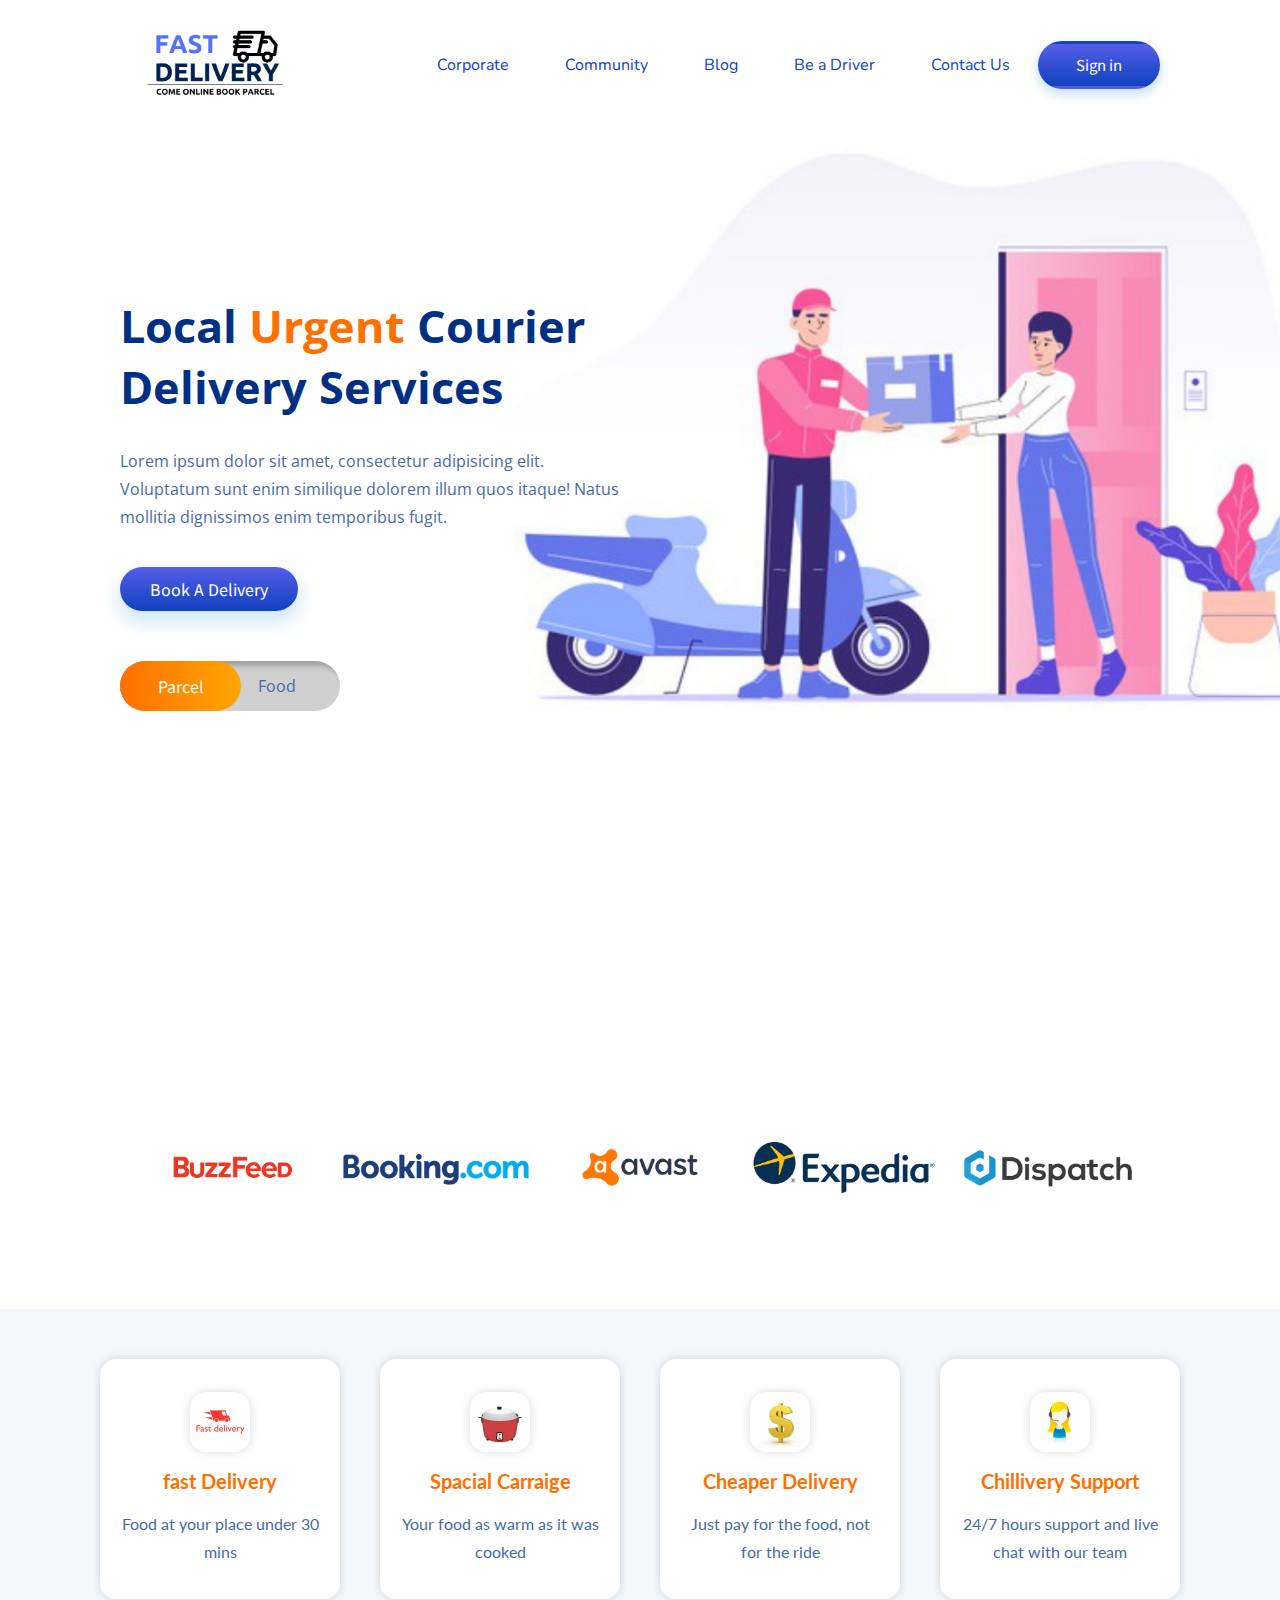
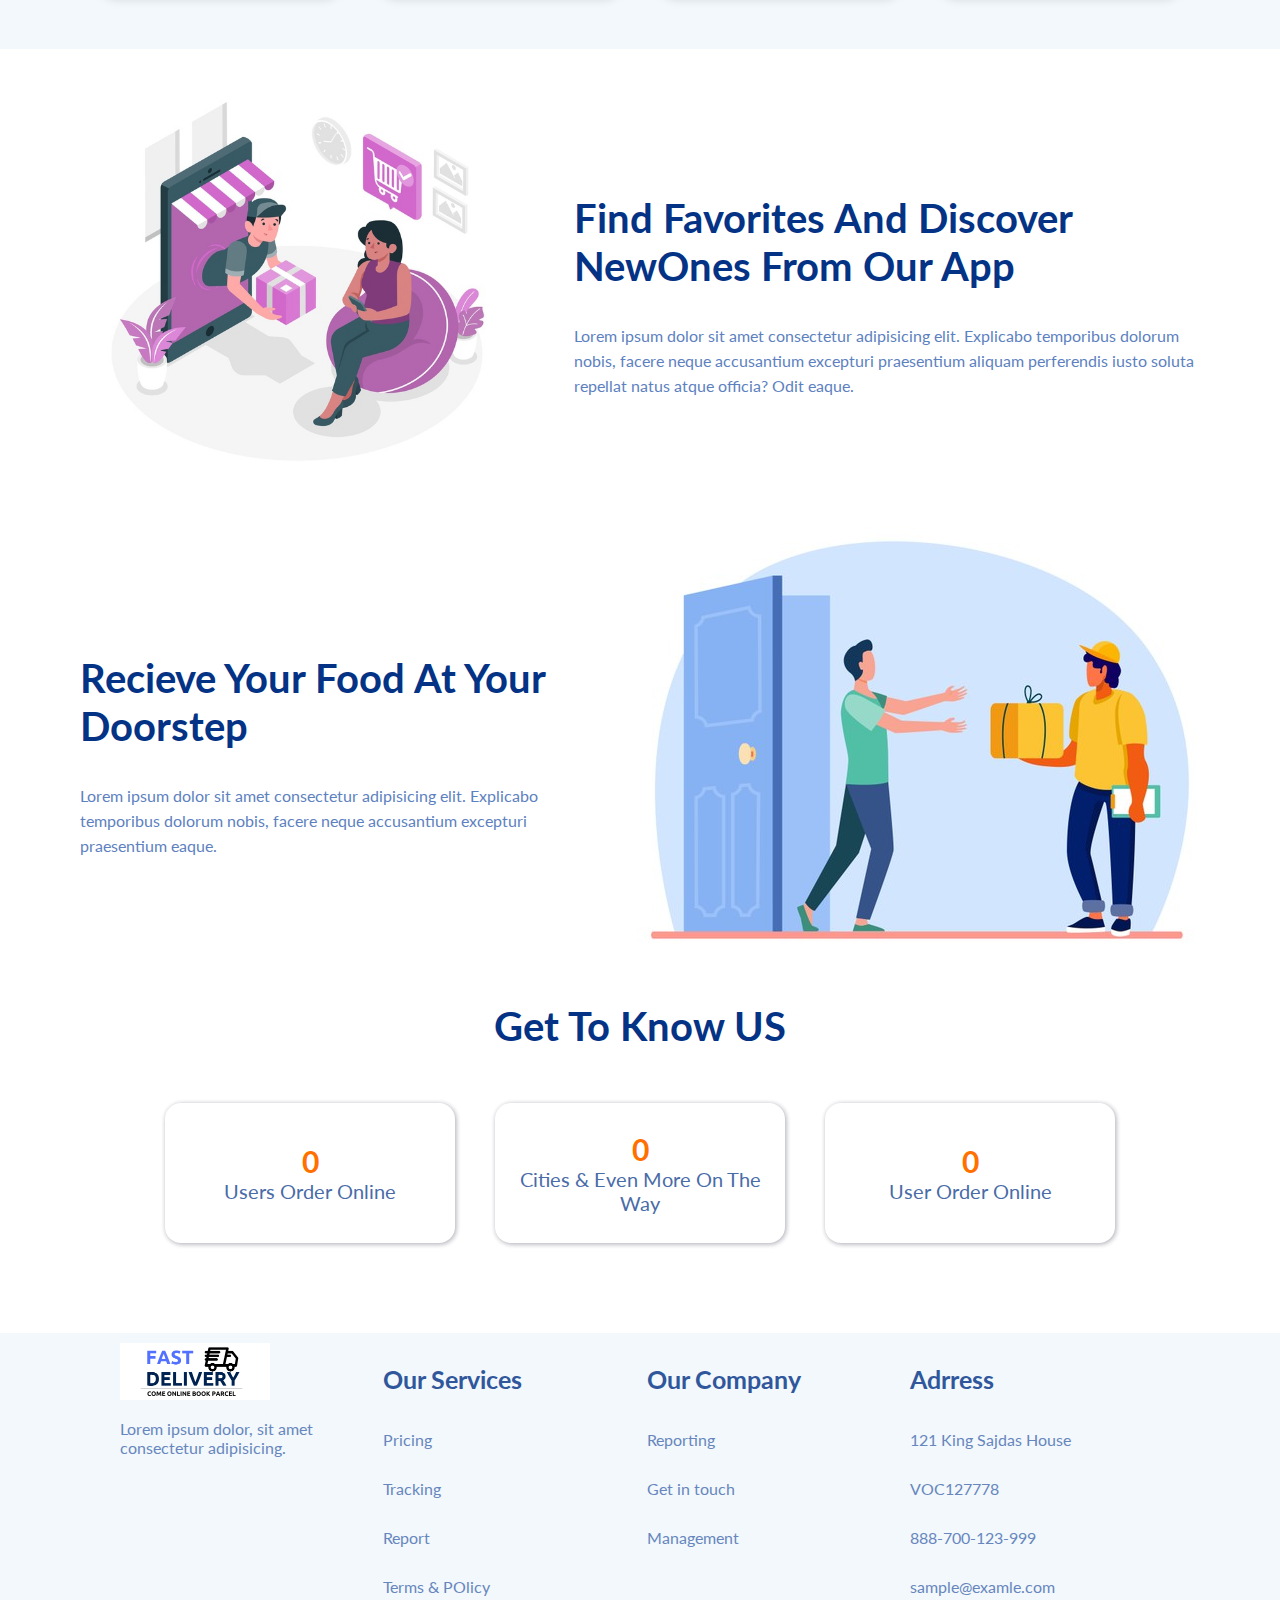
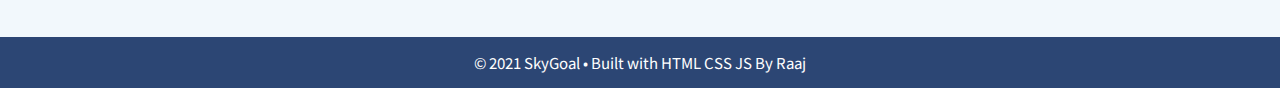
<file: sygoal/index.html>
<!DOCTYPE html>
<html lang="en">

<head>
    <meta charset="UTF-8">
    <meta http-equiv="X-UA-Compatible" content="IE=edge">
    <meta name="viewport" content="width=device-width, initial-scale=1.0">
    <title>SkyGoal</title>
    <link rel="stylesheet" href="index.css">
    <link rel="preconnect" href="https://fonts.gstatic.com">
    <link href="https://fonts.googleapis.com/css2?family=Nunito:wght@900&display=swap" rel="stylesheet">
    <link rel="preconnect" href="https://fonts.gstatic.com">
    <link href="https://fonts.googleapis.com/css2?family=Noto+Sans+KR&display=swap" rel="stylesheet">
    <link rel="preconnect" href="https://fonts.gstatic.com">
    <link href="https://fonts.googleapis.com/css2?family=Open+Sans:wght@600&display=swap" rel="stylesheet">
    <link rel="preconnect" href="https://fonts.gstatic.com">
    <link href="https://fonts.googleapis.com/css2?family=Lato:wght@900&display=swap" rel="stylesheet">
    <link rel="stylesheet" href="https://cdnjs.cloudflare.com/ajax/libs/font-awesome/4.7.0/css/font-awesome.min.css">
</head>

<body>
    <a class="toup" href="#"><i class="fa fa-arrow-up" aria-hidden="true"></i></a>
    <nav>
        <div class="logo">
            <img src="img/logo/logo.png" alt="">
        </div>
        <div class="uls">
            <ul class="nav_ul">
                <li class="li1"><a href="">Corporate</a></li>
                <li class="li2"><a href="">Community</a></li>
                <li class="li3"><a href="">Blog</a></li>
                <li class="li4"><a href="">Be a Driver</a></li>
                <li class="li5"><a href="">Contact Us</a></li>
                <li class="li6 signin"><a href="">Sign in</a></li>
            </ul>
        </div>
        <div class="burger" onclick="shownav()">
            <div></div>
            <div></div>
            <div></div>
        </div>
    </nav>
    <header>
        <div class="container">
            <h1>Local <span>Urgent</span> Courier Delivery Services</h1>
            <p>Lorem ipsum dolor sit amet, consectetur adipisicing elit. Voluptatum sunt enim similique dolorem illum
                quos itaque! Natus mollitia dignissimos enim temporibus fugit.</p>
            <a class="book" href="#">Book A Delivery</a>
            <div class="parcel" onclick="parcel()">
                <p>Food</p>
            </div>
        </div>
    </header>
    <div class="brands">
        <div>
            <img src="img/brands/buzzfeed.png" alt="">
            <img src="img/brands/bookingdotcom.png" alt="">
            <img src="img/brands/adast.png" alt="">
            <img src="img/brands/expedia.png" alt="">
            <img src="img/brands/dispatch.png" alt="">

        </div>

    </div>
    <div class="trusts">
        <div class="card">
            <div class="card-img">
                <img src="img/trusts/fast delivery.png" alt="">

            </div>
            <h2>fast Delivery</h2>
            <p>Food at your place under 30 mins</p>
        </div>
        <div class="card">
            <div class="card-img">
                <img src="img/trusts/carraige.png" alt="">

            </div>
            <h2>Spacial Carraige</h2>
            <p>Your food as warm as it was cooked</p>
        </div>
        <div class="card">
            <div class="card-img">
                <img src="img/trusts/dollar.png" alt="">

            </div>
            <h2>Cheaper Delivery</h2>
            <p>Just pay for the food, not for the ride</p>
        </div>
        <div class="card">
            <div class="card-img">
                <img src="img/trusts/support.png" alt="">

            </div>
            <h2>Chillivery Support</h2>
            <p>24/7 hours support and live chat with our team</p>
        </div>
    </div>
    <div class="favorites">
        <div style="height: 400px;width: 450px;margin: 30px; display: flex;justify-content: center;"><img
                style="height: 100%;" src="img/one.jpg" alt=""></div>
        <div class="fav-div">
            <h2>
                Find Favorites And Discover NewOnes From Our App
            </h2>
            <p>Lorem ipsum dolor sit amet consectetur adipisicing elit. Explicabo temporibus dolorum nobis, facere neque
                accusantium excepturi praesentium aliquam perferendis iusto soluta repellat natus atque officia? Odit
                eaque.</p>
        </div>
    </div>
    <div class="getfood">
        <div class="getfood-first"
            >
            <h2>Recieve Your Food At Your Doorstep</h2>
            <p>Lorem ipsum dolor sit amet consectetur adipisicing elit. Explicabo temporibus dolorum nobis, facere neque
                accusantium excepturi praesentium 
                eaque.</p>
        </div>
        <div>
            <img src="img/two.jpg" alt="">
        </div>
    </div>
    <section class="about">
        <h2 style="font-family: 'Lato', sans-serif;
        font-size: 40px;
        color: #043386;">Get To Know US</h2>

        <div class="cards">
            <div class="about-card">
                <h2 class="count" data-targer="2507000">0</h2>
                <p>Users Order Online</p>
            </div>
            <div class="about-card">
                <h2 class="count" data-targer="177">0</h2>
                <p>Cities & Even More On The Way</p>
            </div>
            <div class="about-card">
                <h2 class="count" data-targer="1500">0</h2>
                <p>User Order Online</p>
            </div>
        </div>
    </section>
    <footer>
        <div class="foot-div">
            <img style="width: 150px;" src="img/logo/logo.png" alt="">
            <p>Lorem ipsum dolor, sit amet consectetur adipisicing.</p>
        </div>
        <div class="foot-div">
            <h2>Our Services</h2>
            <ul>
                <li><a href="">Pricing</a> </li>
                <li><a href="">Tracking</a> </li>
                <li><a href="">Report</a> </li>
                <li><a href="">Terms &  POlicy</a> </li>
            </ul>
        </div>
        <div class="foot-div">
            <h2>Our Company</h2>
            <ul>
                <li><a href="">Reporting</a> </li>
                <li><a href="">Get in touch</a> </li>
                <li><a href="">Management</a> </li>
            </ul>
        </div>
        <div class="foot-div">
            <h2>Adrress</h2>
            <ul>
                <li><a href="">121 King Sajdas House</a> </li>
                <li><a href="">VOC127778</a> </li>
                <li><a href="">888-700-123-999</a> </li>
                <li><a href="">sample@examle.com</a> </li>
            </ul>
        </div>
    </footer>
    <section class="copyright"><p>© 2021 SkyGoal • Built with HTML CSS JS By Raaj</p></section>
</body>
<script src="index.js"></script>

</html>
</file>
<file: sygoal/index.css>
html{
    scroll-behavior: smooth;
}
body{
    margin: 0;
}
.toup{
    background-color: #1141c0;
    color: white;
    position: fixed;
    bottom: 25px;
    right: 25px;
    padding: 15px;
    z-index: 2;
    opacity: 0;
    transition: all 0.5s;
}
.active{
    opacity: 1;
    bottom: 25px;
    right: 25px; 
}
a{
    text-decoration: none;
    color: black;
}
nav{
    position: relative;
    padding: 25px 120px;
    display: flex;
    justify-content: space-between;
}
.logo img{
    width: 200px;
}
.burger div{
    width: 30px;
    height: 5px;
    background-color: #30579b;
    margin: 5px;
    
}
.burger{
    position: absolute;
    right: 25px;
    top: 35%;
    display: none;
}
nav ul{
    list-style: none;
    display: flex;
    flex-wrap: wrap;
}
nav ul li{
    border: 3px solid transparent;
    padding: 10px 25px;
}
nav ul li:hover{
    border-bottom: 3px solid #476aa7;
}
nav ul li a {
    color: #1141c0;
    font-family: 'Nunito', sans-serif;
}
.signin{
    background:linear-gradient(to bottom, #545ee7, #1141c0);
    color:white;
    border-radius: 50px;
    padding: 10px 35px;
    box-shadow: 0px 5px 10px 2px #d0e6f8;
    text-align: center;
}
.signin a{
    font-family: 'Noto Sans KR', sans-serif;
    font-size: 15px;
    color: white;
}
.signin:hover{
    cursor: pointer;
    background:linear-gradient(to top, #545ee7, #1141c0);
    box-shadow: 0px 9px 10px 2px #d0e6f8;
}
header{
    display: flex;
    align-items:center;
    position: relative;
    background: url('img/header/header.png');
    background-size: cover;
    height: 100vh;
}
.container{
    height: 70vh;
    width: 40vw;
    margin: 0px 120px;
}
.container span{
    color: #ff7000;
}
.container p{
    color: #476aa7;
    line-height: 28px;
    font-family: 'Open Sans', sans-serif;
}
.container h1{
    font-size: 45px;
    font-family: 'Open Sans', sans-serif;
    color: #003084;
}
.book{
    display: inline-block;
    margin-top: 20px;
    background:linear-gradient(to bottom, #545ee7, #1141c0);
    color:white;
    border-radius: 50px;
    padding: 10px 30px;
    box-shadow: 0px 9px 18px 2px #d0e6f8;
    font-family: 'Noto Sans KR', sans-serif;
}
.book:hover{
    cursor: pointer;
    background:linear-gradient(to top, #545ee7, #1141c0);
    box-shadow: 0px 9px 18px 5px #d0e6f8;
}
.parcel{
    display: flex;
    position: relative;
    width: 220px;
    height: 50px;
    margin-top: 50px;
    background-color: #d0d0d0;
    border-radius: 50px;
    box-shadow: inset 5px 5px 5px #a1a1a1;
    transition: 0.5s;
    cursor: pointer;
}
.parcel p{
    text-align: right;
    margin: auto 20%;
    width: 100%;
}
.parcel:hover{
    background-color: #476aa7;
    box-shadow: inset 5px 5px 5px #2c4674;
}
.parcel:hover p{
    color: white;
}
.parcel::before{
    color: white;
    display: flex;
    justify-content: center;
    align-items: center;
    content: "Parcel";
    top: 0;
    height: 100%;
    width: 55%;
    position: absolute;
    background: linear-gradient(to right, #ff7000, #ffa600);
    border-radius: 50px;
    font-family: 'Noto Sans KR', sans-serif;
    transition: 0.5s ease;
    
}
.parcel:hover::before{
    transform:translate(82%);
    top: 0;
}
.brands{
    flex-wrap: wrap;
    margin: 100px 120px;
    display: flex;
    justify-content: center;
}
.brands img{
    width: 200px;
}
.trusts{
    background-color: #f2f8fc;
    display: flex;
    flex-wrap: wrap;
    justify-content: center;
    align-items: center;
}
.card{
    position: relative;
    background-color: #ffffff;
    justify-content: center;
    align-items: center;
    padding: 20px;
    display: flex;
    flex-direction: column;
    border-radius: 16px;
    box-shadow: 1px 1px 10px rgb(167, 167, 167, 0.2), -1px -1px 10px rgb(167, 167, 167, 0.2);
    width: 200px;
    height: 200px;
    margin: 50px 20px;
    z-index: 1;
    cursor: pointer;
}
.card-img{
    display: flex;
    justify-content: center;
    background-color: white;
    align-items: center;
    height: 60px;
    width: 60px;
    border-radius: 16px;
    box-shadow: 1px 1px 10px rgb(167, 167, 167, 0.2), -1px -1px 10px rgb(167, 167, 167, 0.2);
    transition: 0.5s;
}
.card img{
    width: 50px;
}
.card h2{
    font-family: 'Lato', sans-serif;
    color: #ff7000;
    font-size: 20px;
    transition: 0.5s;
}
.card p{
    text-align: center;
    font-family: 'Lato', sans-serif;
    color: #476aa7;
    line-height: 28px;
    margin: 0;
    transition: 0.5s;
}
.card::before{
    position: absolute;
    content: "";
    bottom: 0;
    left: 0;
    background-color: #003084;
    width: 100%;
    height: 0;
    border-radius: 16px;
    z-index: -1;
    transition: 0.5s;
}
.card:hover h2, .card:hover p{
    color: white;
}
.card:hover .card-img{
    box-shadow: 1px 1px 10px rgb(30, 36, 56), -1px -1px 10px rgb(30, 36, 56);
}
.card:hover::before{
    height: 100%;
}
.favorites{
    padding: 0px 50px;
    display: flex;
    justify-content: center;
    align-items: center;
}
.fav-div{width: 650px;margin: 30px;display: flex;justify-content: center; align-items: center;flex-direction: column;
}
.favorites h2{
    font-family: 'Lato', sans-serif;
    font-size: 40px;
    color: #043386;
}
.favorites p{
    font-family: 'Lato', sans-serif;
    line-height: 25px;
    color: #5d81c0;
    margin: 0;
}
.getfood{
    padding: 0px 50px;
    display: flex;
    justify-content: center;
    align-items: center;
}
.getfood-first{
    height: 400px; width: 550px;margin: 30px; display: flex;justify-content: center;align-items: center; flex-direction: column;
}
.getfood h2{
    font-family: 'Lato', sans-serif;
    font-size: 40px;
    color: #043386;
}
.getfood p{
    font-family: 'Lato', sans-serif;
    line-height: 25px;
    color: #5d81c0;
    margin: 0;
}
.about{
    display: flex;
    justify-content: center;
    align-items: center;
    flex-direction: column;
    flex-wrap: wrap;
}
.about .cards{
    display: flex;
    flex-wrap: wrap;
}
.about-card{
    margin: 20px;
    box-shadow: 1px 1px 5px rgb(30, 36, 56,0.2),1px 1px 5px rgb(30, 36, 56,0.2);
    width: 250px;
    height: 100px;
    border-radius: 16px;
    display: flex;
    justify-content: center;
    align-items: center;
    flex-direction: column;
    padding: 20px;
    transition: 0.5s;
}
.cards h2{
    margin: 0;
    font-family: 'Lato', sans-serif;
    font-size: 30px;
    color: #ff7000;
}
.cards p{
    margin: 0;
    font-family: 'Lato', sans-serif;
    font-size: 20px;
    color: #496ba7;
    text-align: center;
}
.about-card:hover{
    transform: scale(1.05,1.05);
    box-shadow: 1px 1px 20px rgb(30, 36, 56,0.1),1px 1px 20px rgb(30, 36, 56,0.1);
}
footer{
    margin-top: 70px;
    display: flex;
    flex-wrap: wrap;
    justify-content: space-between;
    padding: 10px 120px;
    background-color: #f2f8fc;
}
.foot-div{
    width: 250px;
}
footer h2{
    font-family: 'Lato', sans-serif;
    font-size: 25px;
    color: #30579b;
}
footer ul{
    padding: 0;
    list-style: none;
    list-style-position: inside;
}
footer li {
    font-family: 'Lato', sans-serif;
    padding: 15px 0px;
}
footer a{
    color: #6786bd;
}
footer p{
    color: #6786bd;
    padding: 0;
    font-family: 'Lato', sans-serif;
    padding: 15px 0px;
    margin: 0;
}

@media screen and (max-width: 1024px){
    html{
        overflow-x: hidden;
    }
    body{
        overflow-x: hidden;
    }
    .burger{
        display: block;
    }
    .uls{
        padding:10px;
        z-index: 2;
        height: 80vh;
        width: 50vw;
        background-color: #545ee7;
        position: absolute;
        top: 135px;
        right: 0;
        transform: translateX(100%);
        transition: 0.5s;
        
    }
    .uls ul{
        display: flex;
        flex-direction: column;
        padding: 0;
    }
    .uls li a{
        color: white;
    }
    .uls li{
        margin: 15px 0px;
    }
    .ulsactive{
        transform: translateX(0%);
    }
    .signin{
        padding: 10px 35%;
        background: none;
        background-color: transparent;
        border: 1px solid white;
        box-shadow: none;
    }
    .container{
        width: 46%;
        height: 54%;
        margin: 0px 40px;
    }
    header{
        height:inherit;
    }
    .card{
        width: 175px;
        height: 175px;
    }
    .getfood-first{
        width: 90vw;
        height: inherit;
    }
    .fav-div{
        height: inherit;
        width: 90vw;
    }
    .brands{
        margin: 5px;
        position: relative;
        height: 130px;
        display: flex;
        justify-content: center;
        align-items: center;
        overflow: hidden;
    }
    .brands div{
        display: flex;
        justify-content: center;
        align-items: center;
        width: 100%;
        position: absolute;
        top: auto;
        left: 0;
        animation: slide 10s ease-in-out infinite alternate-reverse;
    }
    @keyframes slide {
        from{
            transform: translateX(12%);
        }
        to{
            transform: translateX(-14%);
        }
    }
}
@media screen and (max-width: 768px){
    .favorites{
        flex-wrap: wrap;
    }
    .getfood{
        flex-wrap: wrap;
    }
}
@media screen and (max-width: 414px)  {
    html{
        overflow-x: hidden;
    }
    body{
        overflow-x: hidden;
    }
    .burger{
        display: block;
    }
    .uls{
        padding:10px;
        z-index: 2;
        height: 80vh;
        width: 50vw;
        background-color: #545ee7;
        position: absolute;
        top: 135px;
        right: 0;
        transform: translateX(100%);
        transition: 0.5s;
    }
    .uls ul{
        padding: 0;
    }
    .uls li a{
        color: white;
    }
    .uls li{
        margin: 15px 0px;
    }
    .ulsactive{
        transform: translateX(0%);
    }
    .signin{
        padding: 10px 35%;
        background: none;
        background-color: transparent;
        border: 1px solid white;
        box-shadow: none;

    }
    .container{
        width: 100vw;
        margin: 0px 10px;
        height: 85vh;
    }
    .container h1{
        margin: 0;
    }
    .getfood img{
        width: 98vw;
    }
    .getfood{
        height: auto;
        margin: 0;
        padding: 5px;
    }
    .getfood-first{
        height: auto;
        margin: 0;
    }
    .fav-div{
        height: auto;
        margin: 0;
        padding: 5px;
    }
    .favorites img{
        width: 98vw;
    }
    .favorites{
        padding: 5px;
    }
    .brands{
        margin: 5px;
        position: relative;
        height: 130px;
        display: flex;
        justify-content: center;
        align-items: center;
        overflow: hidden;
    }
    .brands div{
        display: flex;
        justify-content: center;
        align-items: center;
        width: 265%;
        position: absolute;
        top: auto;
        left: 0;
        animation: slide 10s ease-in-out infinite alternate-reverse;
    }
    @keyframes slide {
        from{
            transform: translateX(5%);
        }
        to{
            transform: translateX(-65%);
        }
    }
    .about .cards{
        justify-content: center;
    }
    .card{
        margin: 15px 5px;
    }
    footer{
        padding: 5px;
    }
}
@media screen and (max-width: 320px){
    .container{
        height: 110vh;
    }
}
/* @media screen and (max-width: 411px){
    .container{
        height: 65vh;
    }
} */
.copyright{
    margin: 0;
    background-color: #2c4674;
    color: white;
}
.copyright p{
    font-family: 'Noto Sans KR', sans-serif;
    padding: 15px;
    margin: 0;
    font-size: 15px;
    text-align: center;
}
</file>
